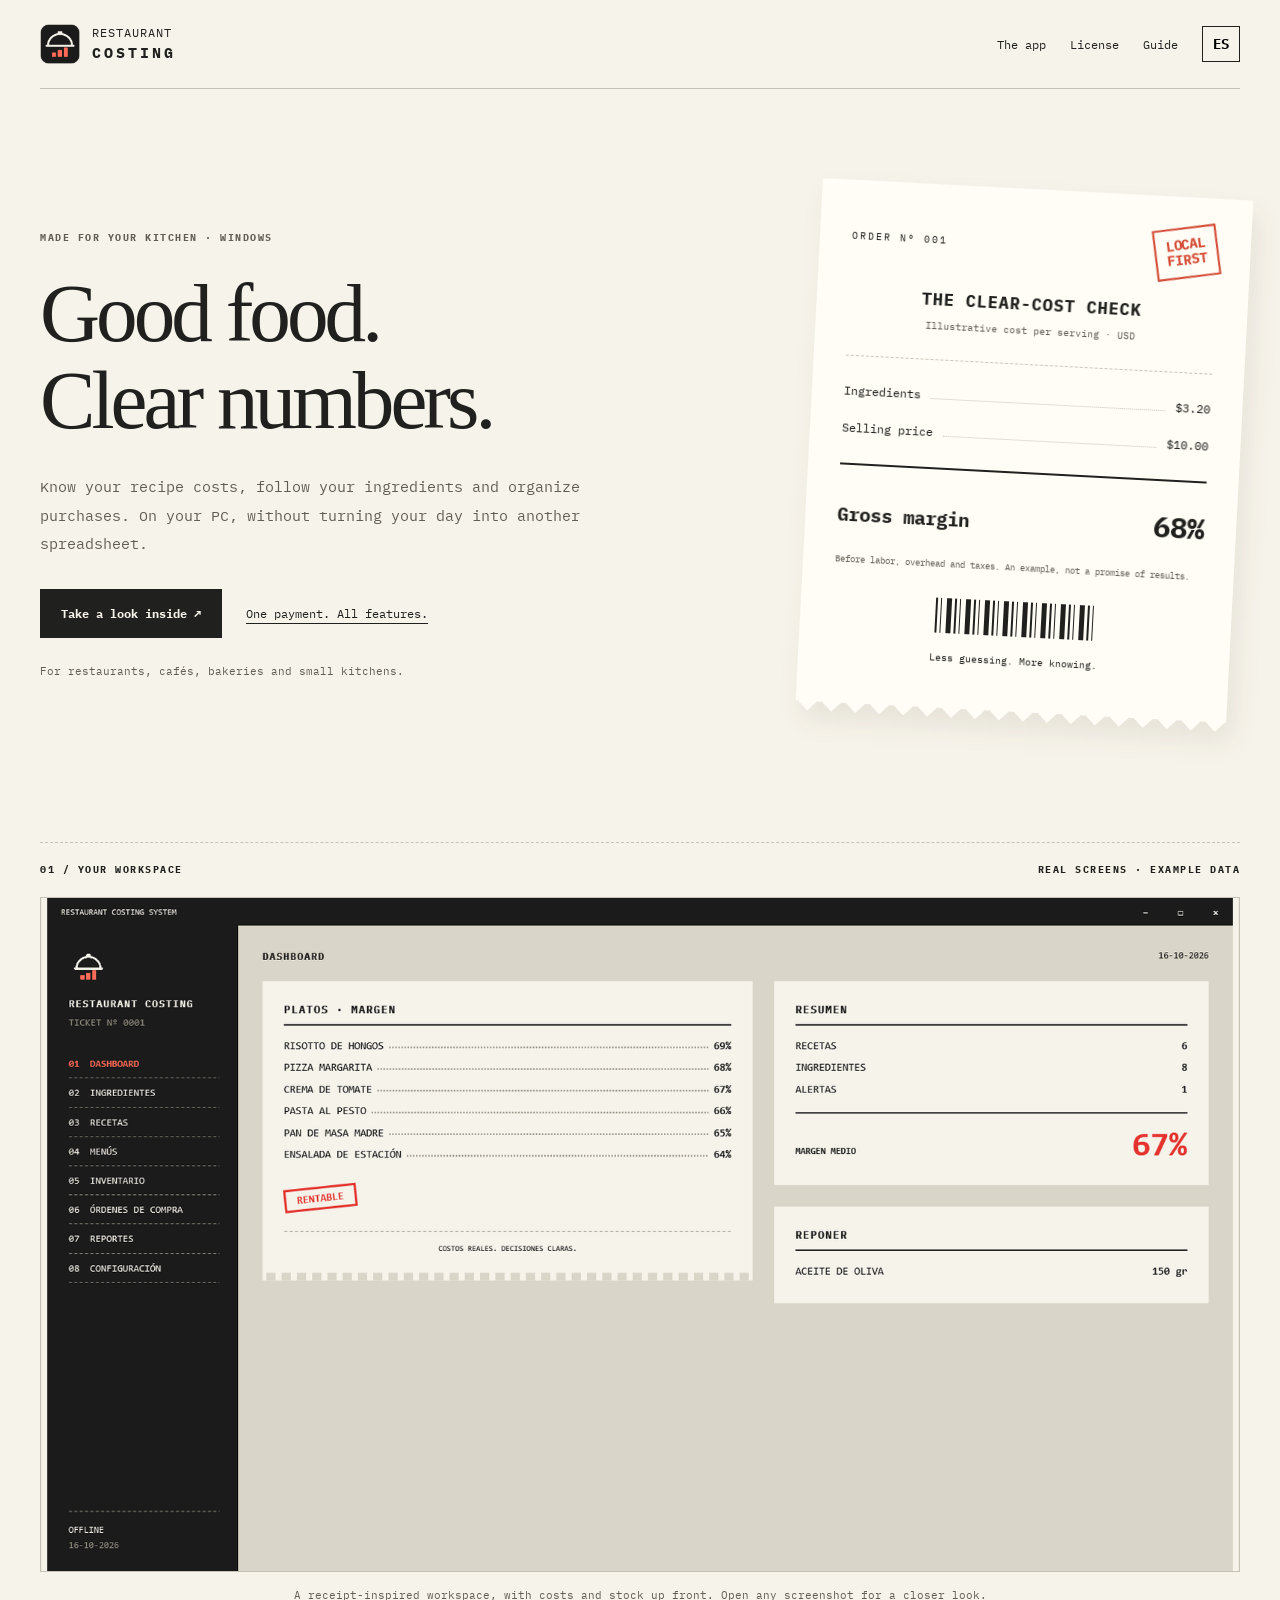
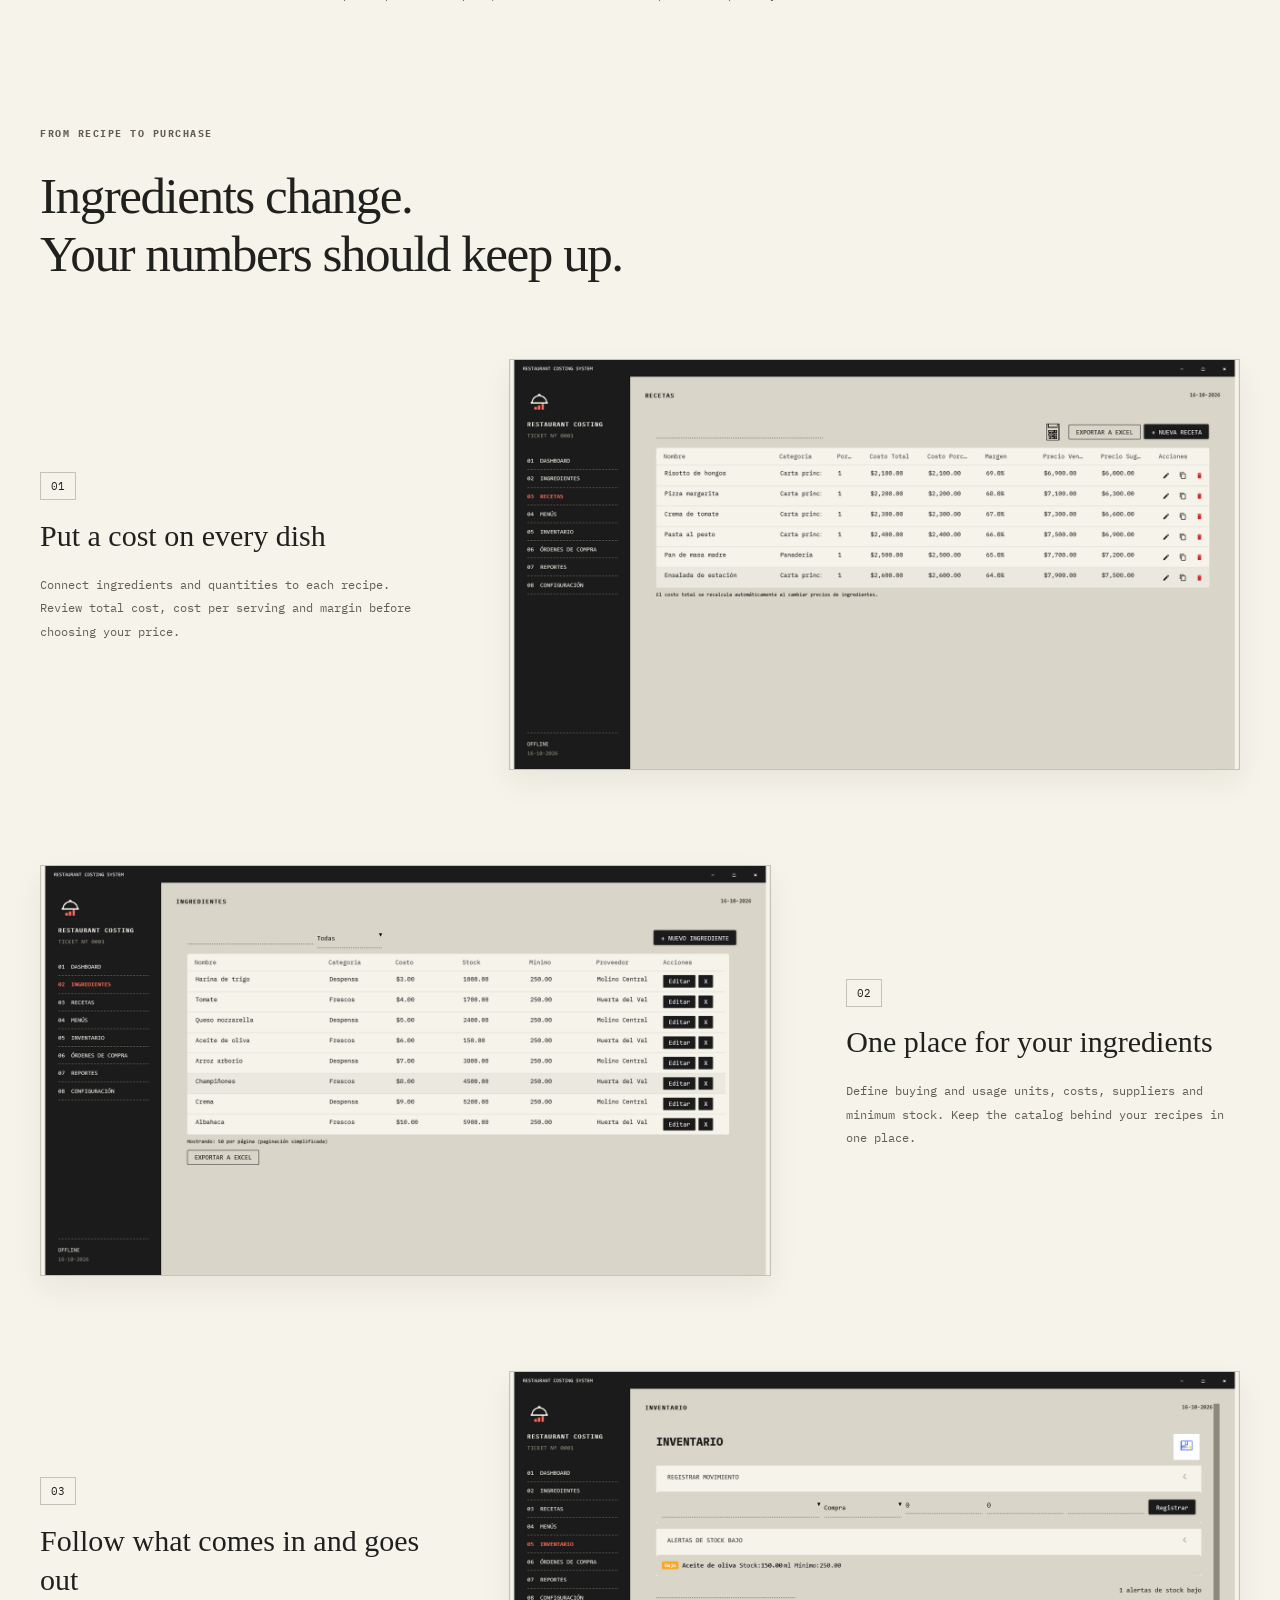
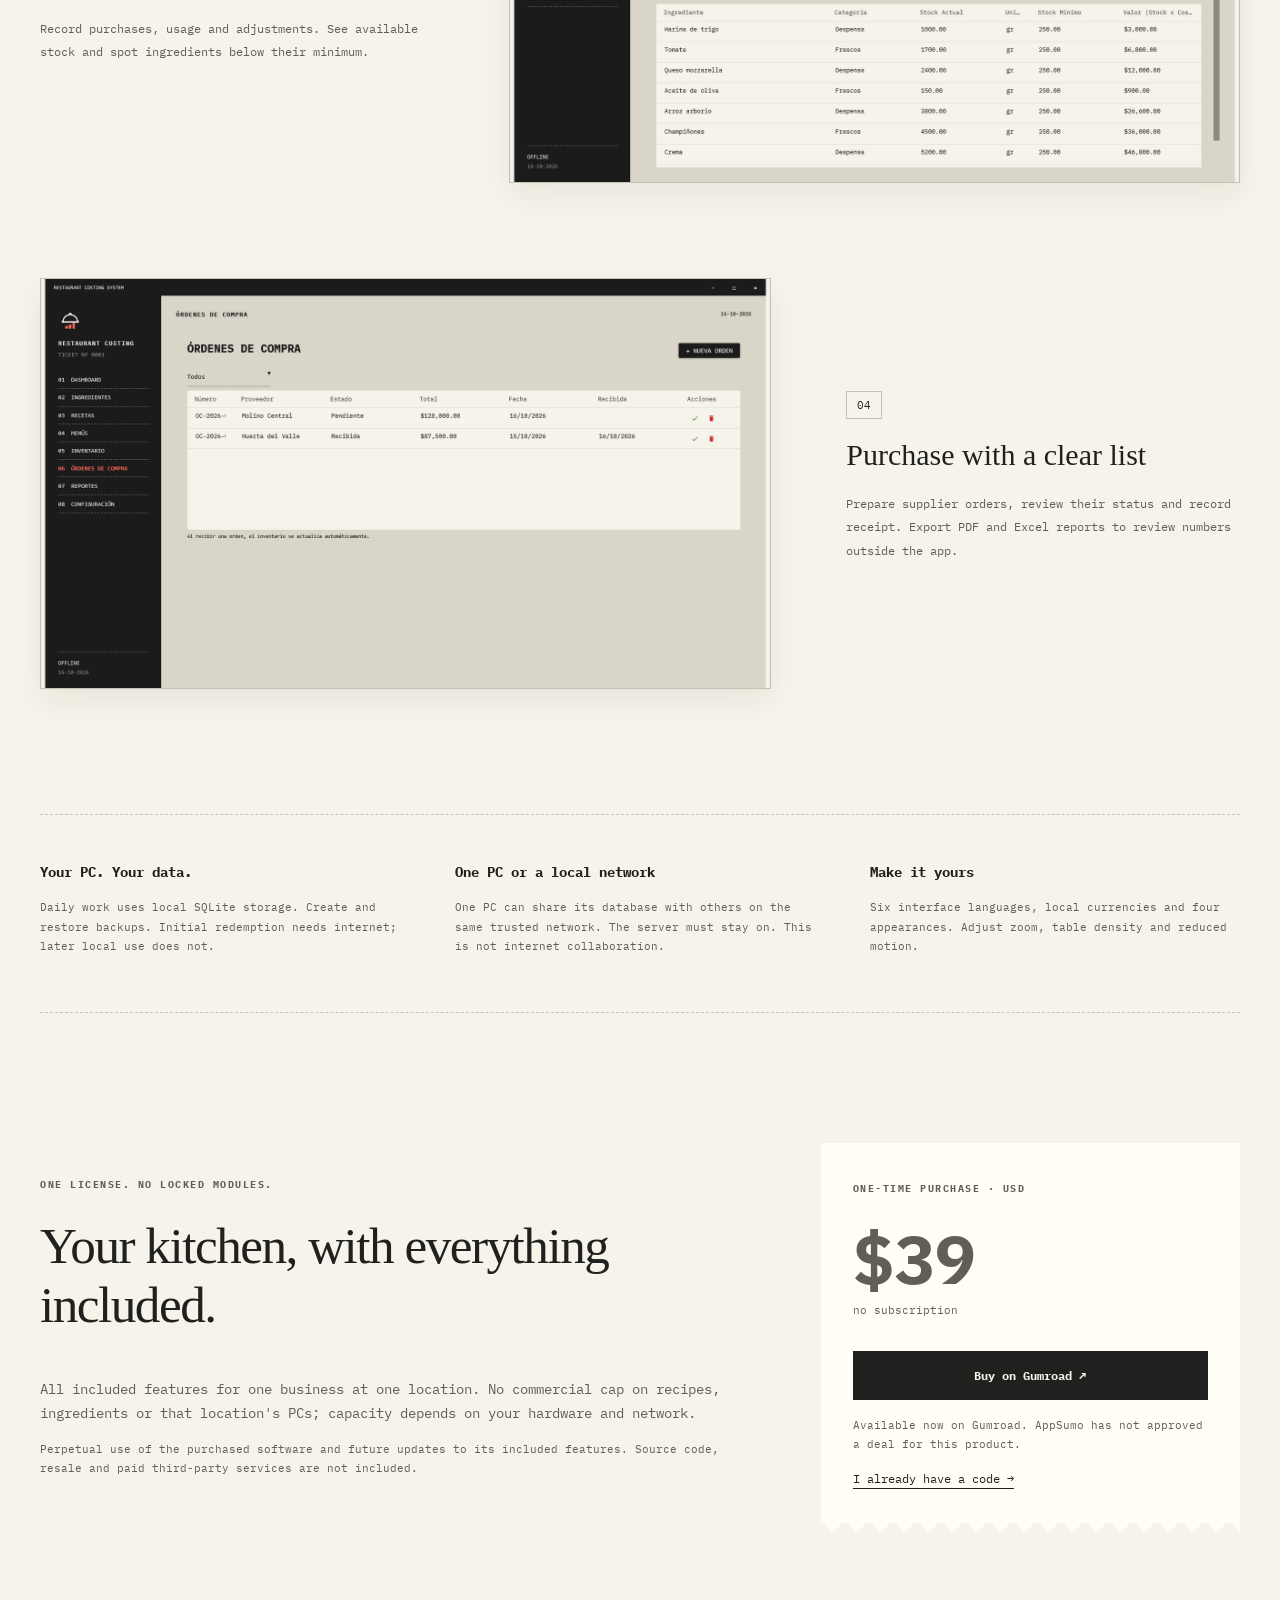
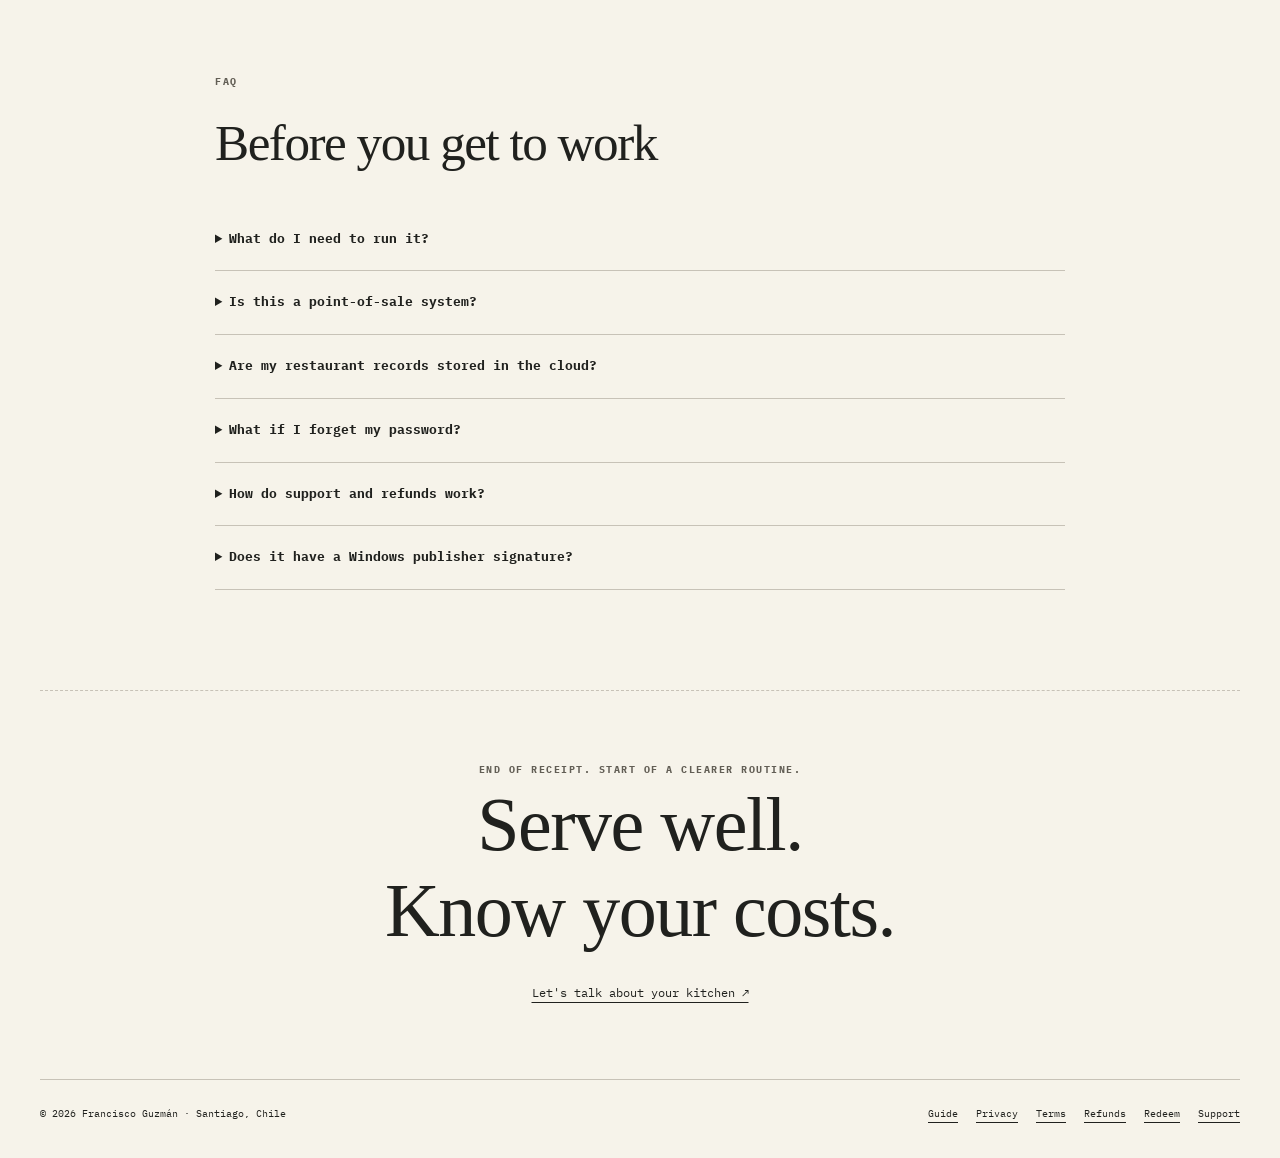
<file: index.html>
<!doctype html>
<html lang="en">
<head>
  <meta charset="utf-8"><meta name="viewport" content="width=device-width, initial-scale=1">
  <title>Restaurant Costing | Put your menu's numbers in order</title>
  <meta name="description" content="Recipe costs, food inventory and purchasing on your Windows PC. A one-time license for your business, with a distinctive receipt-inspired workspace.">
  <meta name="theme-color" content="#f6f3ea">
  <meta property="og:title" content="Restaurant Costing System Professional">
  <meta property="og:description" content="Good food. Clear costs. Your own Windows workspace.">
  <meta property="og:image" content="https://fguzman-stack.github.io/RestaurantCosting-Web/assets/screens/hero.png">
  <link rel="icon" href="assets/icon.png"><link rel="stylesheet" href="style.css">
  <script src="site.js" defer></script>
</head>
<body>
  <a class="skip" href="#main">Skip to content</a>
  <header class="nav wrap"><a class="brand" href="./" aria-label="Restaurant Costing home"><img src="assets/icon.png" width="40" height="40" alt=""><span>RESTAURANT<br><b>COSTING</b></span></a><nav aria-label="Main navigation"><a href="#workspace" data-es="La app">The app</a><a href="#license" data-es="Licencia">License</a><a href="guide/" data-es="Guía">Guide</a><button class="language" type="button" aria-label="Switch language">ES</button></nav></header>
  <main id="main">
    <section class="hero wrap">
      <div class="hero-copy"><p class="eyebrow" data-es="HECHO PARA TU COCINA · WINDOWS">MADE FOR YOUR KITCHEN · WINDOWS</p><h1 data-es="Buena cocina.<br>Números claros.">Good food.<br>Clear numbers.</h1><p class="intro" data-es="Conoce el costo de tus recetas, sigue tus insumos y organiza las compras. En tu PC, sin convertir tu día en otra hoja de cálculo.">Know your recipe costs, follow your ingredients and organize purchases. On your PC, without turning your day into another spreadsheet.</p><div class="actions"><a class="button primary" href="#workspace" data-es="Ver por dentro ↗">Take a look inside ↗</a><a class="text-link" href="#license" data-es="Un pago. Todas las funciones.">One payment. All features.</a></div><p class="small" data-es="Para restaurantes, cafeterías, panaderías y cocinas pequeñas.">For restaurants, cafés, bakeries and small kitchens.</p></div>
      <aside class="receipt" aria-label="Illustrative recipe cost receipt"><div class="receipt-head"><span class="receipt-number">ORDER Nº 001</span><span class="stamp">LOCAL<br>FIRST</span></div><h2 data-es="LA CUENTA CLARA">THE CLEAR-COST CHECK</h2><p class="receipt-sub" data-es="Ejemplo de costo por porción · USD">Illustrative cost per serving · USD</p><div class="rule"></div><div class="receipt-row"><span data-es="Ingredientes">Ingredients</span><i></i><b>$3.20</b></div><div class="receipt-row"><span data-es="Precio de venta">Selling price</span><i></i><b>$10.00</b></div><div class="receipt-row total"><span data-es="Margen bruto">Gross margin</span><b>68%</b></div><p class="receipt-note" data-es="Antes de mano de obra, gastos e impuestos. Un ejemplo, no una promesa de resultados.">Before labor, overhead and taxes. An example, not a promise of results.</p><div class="barcode" aria-hidden="true"></div><p class="receipt-footer" data-es="Menos adivinar. Más saber.">Less guessing. More knowing.</p></aside>
    </section>
    <section class="wrap product-shot" id="workspace"><div class="section-label"><span data-es="01 / TU ESPACIO DE TRABAJO">01 / YOUR WORKSPACE</span><span data-es="CAPTURAS REALES · DATOS DE EJEMPLO">REAL SCREENS · EXAMPLE DATA</span></div><a class="zoom-image" href="assets/screens/hero.png" data-lightbox><img src="assets/screens/hero.png" alt="Restaurant Costing dashboard with example dishes and stock alerts" width="1600" height="900" fetchpriority="high"></a><p class="caption" data-es="Una interfaz de tiquet, con tus costos y existencias al frente. Amplía cualquier captura para verla con detalle.">A receipt-inspired workspace, with costs and stock up front. Open any screenshot for a closer look.</p></section>
    <section class="wrap features"><div class="section-heading"><p class="eyebrow" data-es="DE LA RECETA A LA COMPRA">FROM RECIPE TO PURCHASE</p><h2 data-es="Los ingredientes cambian.<br>Tus números deben seguirlos.">Ingredients change.<br>Your numbers should keep up.</h2></div>
      <article class="feature"><div><span class="index">01</span><h3 data-es="Ponle costo a cada plato">Put a cost on every dish</h3><p data-es="Relaciona ingredientes y cantidades con cada receta. Revisa costo total, costo por porción y margen antes de decidir tu precio.">Connect ingredients and quantities to each recipe. Review total cost, cost per serving and margin before choosing your price.</p></div><a href="assets/screens/recipes.png" data-lightbox><img src="assets/screens/recipes.png" alt="Recipe list with per-serving costs and margins" width="1600" height="900" loading="lazy"></a></article>
      <article class="feature reverse"><div><span class="index">02</span><h3 data-es="Un lugar para tus insumos">One place for your ingredients</h3><p data-es="Define unidades de compra y de uso, costos, proveedores y existencias mínimas. Mantén el catálogo que alimenta tus recetas.">Define buying and usage units, costs, suppliers and minimum stock. Keep the catalog behind your recipes in one place.</p></div><a href="assets/screens/ingredients.png" data-lightbox><img src="assets/screens/ingredients.png" alt="Ingredient catalog with costs, stock and suppliers" width="1600" height="900" loading="lazy"></a></article>
      <article class="feature"><div><span class="index">03</span><h3 data-es="Sigue lo que entra y sale">Follow what comes in and goes out</h3><p data-es="Registra compras, usos y ajustes. Consulta el stock disponible y detecta qué insumos están bajo el mínimo.">Record purchases, usage and adjustments. See available stock and spot ingredients below their minimum.</p></div><a href="assets/screens/inventory.png" data-lightbox><img src="assets/screens/inventory.png" alt="Food stock and inventory movements" width="1600" height="900" loading="lazy"></a></article>
      <article class="feature reverse"><div><span class="index">04</span><h3 data-es="Compra con una lista clara">Purchase with a clear list</h3><p data-es="Prepara órdenes por proveedor, revisa sus estados y registra la recepción. Exporta reportes PDF y Excel para revisar los números fuera de la app.">Prepare supplier orders, review their status and record receipt. Export PDF and Excel reports to review numbers outside the app.</p></div><a href="assets/screens/orders.png" data-lightbox><img src="assets/screens/orders.png" alt="Supplier purchase orders with status and totals" width="1600" height="900" loading="lazy"></a></article>
    </section>
    <section class="notes wrap"><div><h3 data-es="Tu PC. Tus datos.">Your PC. Your data.</h3><p data-es="El trabajo diario usa SQLite local. Crea y restaura respaldos. El canje inicial necesita internet; el uso local posterior no.">Daily work uses local SQLite storage. Create and restore backups. Initial redemption needs internet; later local use does not.</p></div><div><h3 data-es="Una PC o una red local">One PC or a local network</h3><p data-es="Una PC puede compartir la base con otras de la misma red de confianza. El servidor debe estar encendido. No es colaboración por internet.">One PC can share its database with others on the same trusted network. The server must stay on. This is not internet collaboration.</p></div><div><h3 data-es="A tu manera">Make it yours</h3><p data-es="Seis idiomas, monedas locales y cuatro apariencias. Ajusta el zoom, la densidad de las tablas y la reducción de movimiento.">Six interface languages, local currencies and four appearances. Adjust zoom, table density and reduced motion.</p></div></section>
    <section class="wrap offer" id="license"><div><p class="eyebrow" data-es="UNA LICENCIA. SIN MÓDULOS BLOQUEADOS.">ONE LICENSE. NO LOCKED MODULES.</p><h2 data-es="Tu cocina, con todo incluido.">Your kitchen, with everything included.</h2><p data-es="Todas las funciones incluidas para un negocio y una sede. Sin límites comerciales de recetas, ingredientes o PCs de esa sede; la capacidad depende de tu equipo y tu red.">All included features for one business at one location. No commercial cap on recipes, ingredients or that location's PCs; capacity depends on your hardware and network.</p><p class="small" data-es="Uso perpetuo de la versión comprada y futuras actualizaciones de sus funciones. No incluye código fuente, reventa ni servicios externos de pago.">Perpetual use of the purchased software and future updates to its included features. Source code, resale and paid third-party services are not included.</p></div><div class="price-ticket"><span class="eyebrow" data-es="PAGO ÚNICO · USD">ONE-TIME PURCHASE · USD</span><p class="price">$39<span data-es="sin suscripción">no subscription</span></p><a class="button primary gumroad-buy" href="https://francisssco.gumroad.com/l/restaurant-costing-windows" data-es="Comprar en Gumroad ↗">Buy on Gumroad ↗</a><p class="small sales-status" data-es="Disponible ahora en Gumroad. AppSumo todavía no ha aprobado una oferta para este producto.">Available now on Gumroad. AppSumo has not approved a deal for this product.</p><a class="text-link" href="redeem/" data-es="Ya tengo un código →">I already have a code →</a></div></section>
    <section class="wrap faq"><p class="eyebrow">FAQ</p><h2 data-es="Antes de sentarte a trabajar">Before you get to work</h2><details><summary data-es="¿Qué necesito para usarlo?">What do I need to run it?</summary><p data-es="Windows 10/11 de 64 bits. El paquete incluirá el runtime .NET; no necesitas instalar herramientas de programación. Internet para descargar y canjear la compra.">64-bit Windows 10/11. The package will include the .NET runtime; no development tools are needed. Internet is required for download and purchase redemption.</p></details><details><summary data-es="¿Es un punto de venta?">Is this a point-of-sale system?</summary><p data-es="No. Es un sistema de costos, recetas, inventario y compras. No procesa tarjetas ni emite facturas fiscales certificadas.">No. It covers costing, recipes, inventory and purchasing. It does not process cards or issue certified tax invoices.</p></details><details><summary data-es="¿Mis datos se guardan en la nube?">Are my restaurant records stored in the cloud?</summary><p data-es="No. Se guardan localmente. El servicio de licencias recibe el correo de compra y valida el código o la clave; no recibe tus recetas ni inventario. La base local no está cifrada.">No. They are stored locally. The licensing service receives your purchase email and validates your code or key; it does not receive recipes or inventory. The local database is not encrypted.</p></details><details><summary data-es="¿Qué pasa si olvido la contraseña?">What if I forget my password?</summary><p data-es="Guarda previamente la clave de recuperación desde Seguridad. Permite cambiar la contraseña sin borrar tus datos. Sin contraseña ni clave, contacta soporte; no hay una contraseña maestra.">Save your recovery key beforehand from Security settings. It lets you reset your password without deleting records. Without either credential, contact support; there is no master password.</p></details><details><summary data-es="¿Cómo funcionan soporte y reembolsos?">How do support and refunds work?</summary><p data-es="Escribe a familiazv2016@gmail.com con tu correo de compra y versión de Windows, sin enviar contraseñas. Se aplican los términos de reembolso mostrados por la tienda donde compras.">Email familiazv2016@gmail.com with your purchase email and Windows version, without sending passwords. The refund terms shown by the store where you buy apply.</p></details><details><summary data-es="¿Tiene firma de editor de Windows?">Does it have a Windows publisher signature?</summary><p data-es="No se anuncia como firmado con Authenticode. Windows puede mostrar una advertencia de editor desconocido. La suma SHA-256 comprueba integridad, no identidad del editor.">It is not advertised as Authenticode-signed. Windows may show an unknown-publisher warning. SHA-256 checks integrity, not publisher identity.</p></details></section>
    <section class="wrap closing"><span class="eyebrow" data-es="FIN DEL TIQUET. INICIO DE UNA MEJOR RUTINA.">END OF RECEIPT. START OF A CLEARER ROUTINE.</span><h2 data-es="Sirve bien.<br>Conoce tus costos.">Serve well.<br>Know your costs.</h2><a href="mailto:familiazv2016@gmail.com" class="text-link" data-es="Hablemos de tu cocina ↗">Let's talk about your kitchen ↗</a></section>
  </main>
   <footer class="wrap footer"><span>© 2026 Francisco Guzmán · Santiago, Chile</span><nav aria-label="Footer"><a href="guide/" data-es="Guía">Guide</a><a href="privacy/" data-es="Privacidad">Privacy</a><a href="terms/" data-es="Términos">Terms</a><a href="refunds/" data-es="Reembolsos">Refunds</a><a href="redeem/" data-es="Canjear">Redeem</a><a href="mailto:familiazv2016@gmail.com" data-es="Soporte">Support</a></nav></footer>
  <dialog id="image-viewer" aria-label="Screenshot viewer"><button type="button" class="close-viewer" aria-label="Close screenshot">×</button><img alt=""></dialog>
</body></html>
</file>
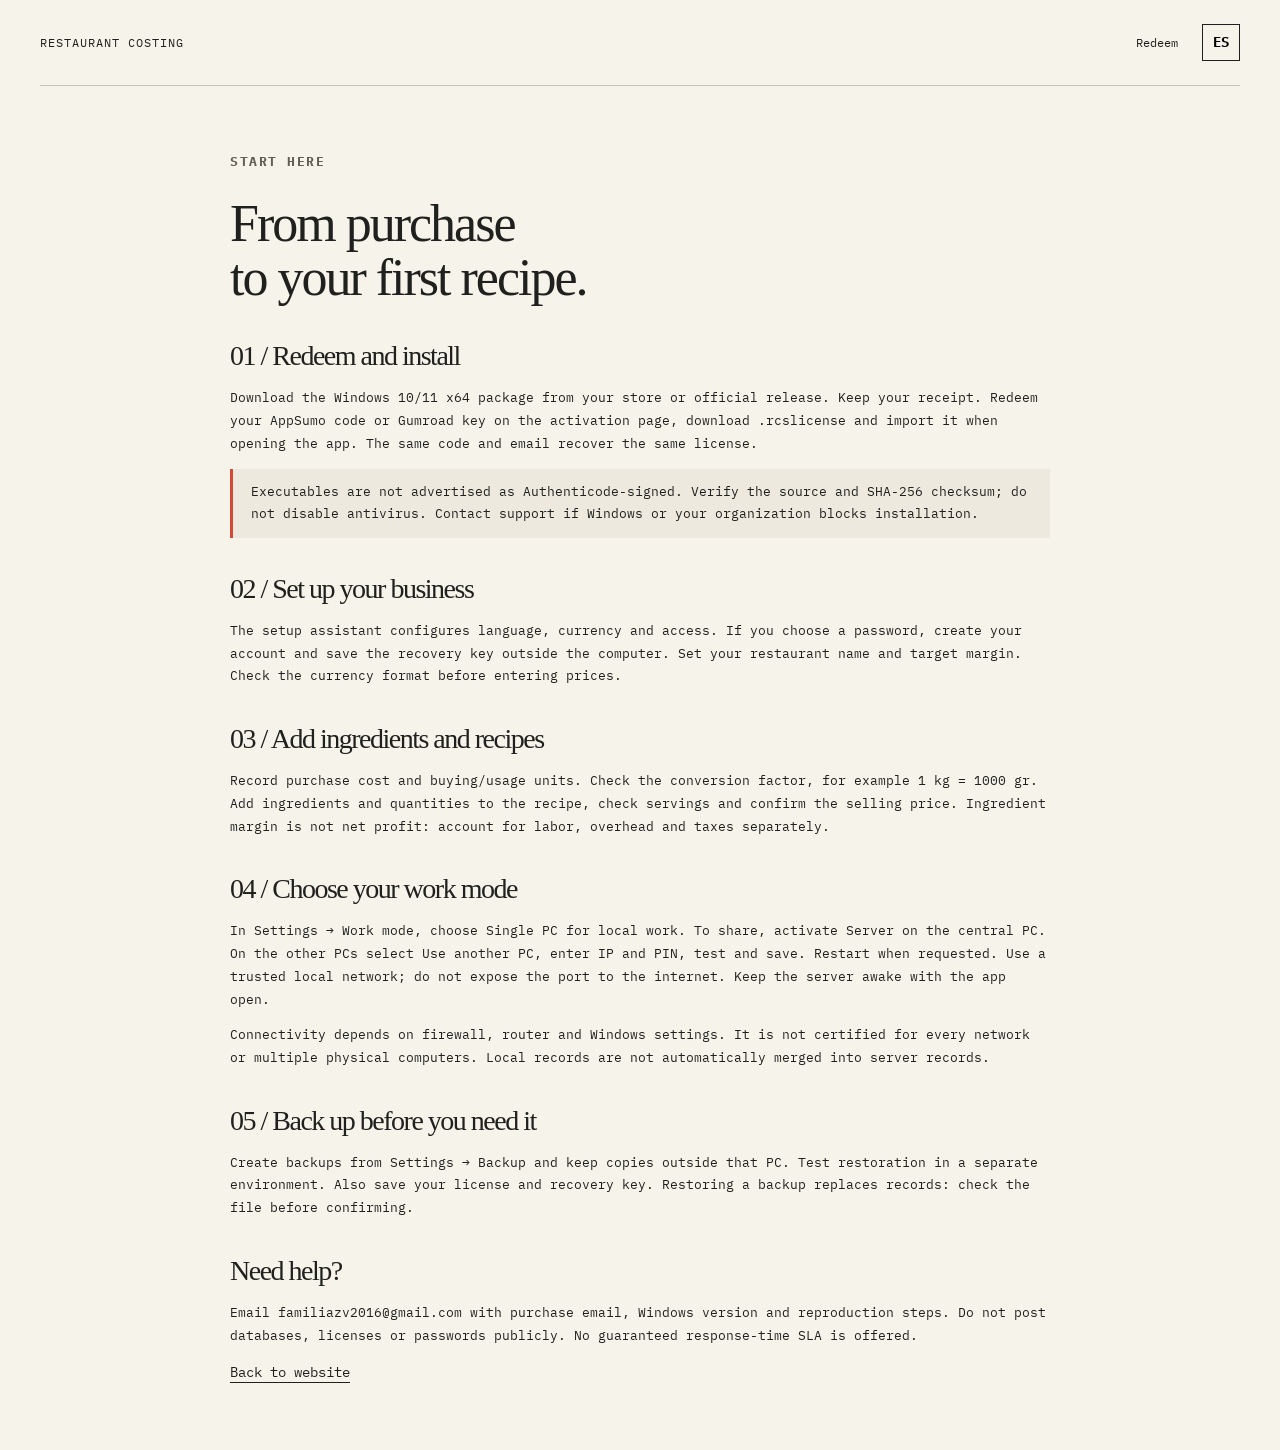
<file: guide/index.html>
<!doctype html><html lang="en"><head><meta charset="utf-8"><meta name="viewport" content="width=device-width,initial-scale=1"><title>Getting started | Restaurant Costing</title><link rel="stylesheet" href="../style.css"><script src="../site.js" defer></script></head><body><header class="nav wrap"><a class="brand" href="../">RESTAURANT COSTING</a><nav><a href="../redeem/" data-es="Canjear">Redeem</a><button class="language" type="button" aria-label="Switch language">ES</button></nav></header><main class="document wrap"><p class="eyebrow" data-es="EMPIEZA AQUÍ">START HERE</p><h1 data-es="De la compra<br>a tu primera receta.">From purchase<br>to your first recipe.</h1><h2 data-es="01 / Canjea e instala">01 / Redeem and install</h2><p data-es="Descarga el paquete Windows 10/11 x64 de la tienda o la publicación oficial. Conserva tu comprobante. Canjea el código AppSumo o clave Gumroad en la página de activación, descarga .rcslicense e impórtalo al abrir la app. El mismo código y correo recuperan la misma licencia.">Download the Windows 10/11 x64 package from your store or official release. Keep your receipt. Redeem your AppSumo code or Gumroad key on the activation page, download .rcslicense and import it when opening the app. The same code and email recover the same license.</p><p class="warning" data-es="Los ejecutables no se anuncian como firmados con Authenticode. Verifica el origen y la suma SHA-256; no desactives tu antivirus. Consulta a soporte si Windows o tu organización bloquean la instalación.">Executables are not advertised as Authenticode-signed. Verify the source and SHA-256 checksum; do not disable antivirus. Contact support if Windows or your organization blocks installation.</p><h2 data-es="02 / Configura tu negocio">02 / Set up your business</h2><p data-es="El asistente inicial configura idioma, moneda y acceso. Si eliges contraseña, crea tu cuenta y guarda la clave de recuperación fuera del equipo. Define nombre del restaurante y margen objetivo. Revisa el formato monetario antes de introducir precios.">The setup assistant configures language, currency and access. If you choose a password, create your account and save the recovery key outside the computer. Set your restaurant name and target margin. Check the currency format before entering prices.</p><h2 data-es="03 / Carga ingredientes y recetas">03 / Add ingredients and recipes</h2><p data-es="Registra el costo de compra y las unidades de compra y uso. Comprueba el factor de conversión, por ejemplo 1 kg = 1000 gr. Añade ingredientes y cantidades a la receta, revisa porciones y confirma el precio de venta. El margen de ingredientes no es beneficio neto: debes considerar mano de obra, gastos e impuestos por separado.">Record purchase cost and buying/usage units. Check the conversion factor, for example 1 kg = 1000 gr. Add ingredients and quantities to the recipe, check servings and confirm the selling price. Ingredient margin is not net profit: account for labor, overhead and taxes separately.</p><h2 data-es="04 / Elige tu modo de trabajo">04 / Choose your work mode</h2><p data-es="En Configuración → Modo de trabajo, elige PC única para trabajar solo en ese equipo. Para compartir, activa Servidor en la PC central. En las otras PCs, selecciona Usar otra PC, introduce IP y PIN, prueba conexión y guarda. Reinicia cuando se indique. Usa una red local de confianza; no abras el puerto a internet. El servidor debe mantenerse encendido, sin suspensión, con la app abierta.">In Settings → Work mode, choose Single PC for local work. To share, activate Server on the central PC. On the other PCs select Use another PC, enter IP and PIN, test and save. Restart when requested. Use a trusted local network; do not expose the port to the internet. Keep the server awake with the app open.</p><p data-es="La conexión depende de firewall, router y configuración de Windows. No se ha certificado en todas las redes ni en múltiples equipos físicos. Los datos locales no se fusionan automáticamente con los del servidor.">Connectivity depends on firewall, router and Windows settings. It is not certified for every network or multiple physical computers. Local records are not automatically merged into server records.</p><h2 data-es="05 / Respalda antes de necesitarlo">05 / Back up before you need it</h2><p data-es="Crea respaldos desde Configuración → Backup y guarda copias fuera de esa PC. Prueba restaurar una copia en un entorno separado. Guarda también licencia y clave de recuperación. Restaurar un respaldo reemplaza datos: revisa el archivo antes de confirmar.">Create backups from Settings → Backup and keep copies outside that PC. Test restoration in a separate environment. Also save your license and recovery key. Restoring a backup replaces records: check the file before confirming.</p><h2 data-es="¿Necesitas ayuda?">Need help?</h2><p data-es="Escribe a familiazv2016@gmail.com con correo de compra, versión de Windows y pasos del problema. No publiques bases de datos, licencias ni contraseñas. No se ofrece un SLA de respuesta garantizado.">Email familiazv2016@gmail.com with purchase email, Windows version and reproduction steps. Do not post databases, licenses or passwords publicly. No guaranteed response-time SLA is offered.</p><a href="../" data-es="Volver a la web">Back to website</a></main></body></html>
</file>
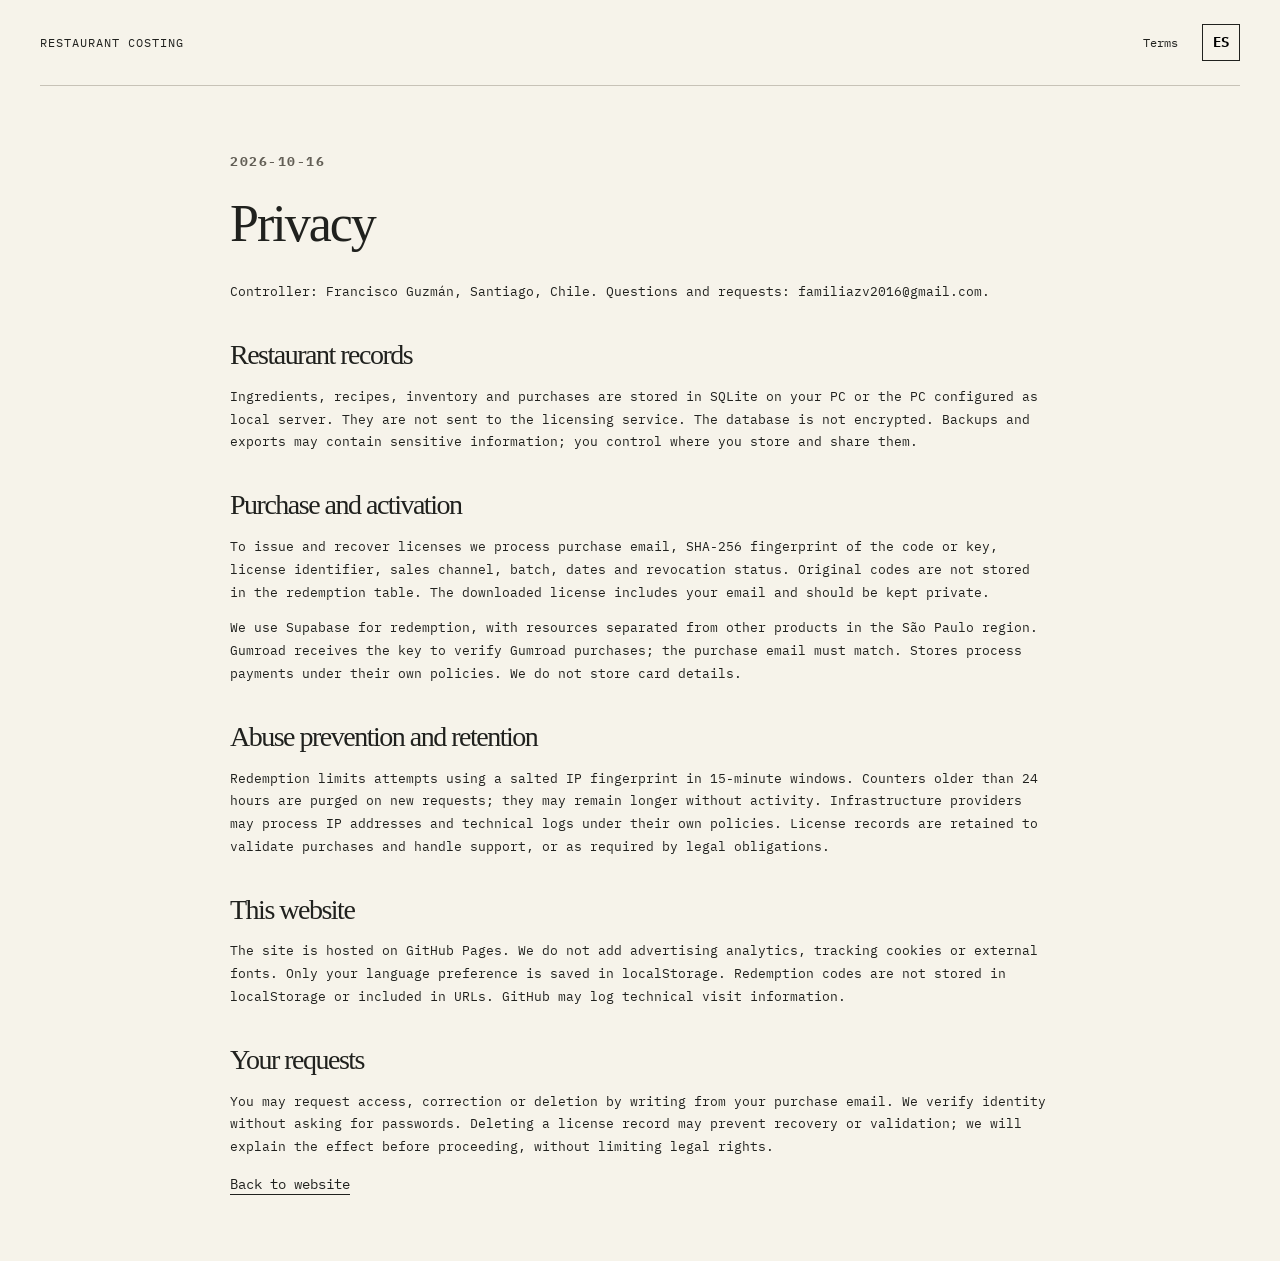
<file: privacy/index.html>
<!doctype html><html lang="en"><head><meta charset="utf-8"><meta name="viewport" content="width=device-width,initial-scale=1"><title>Privacy | Restaurant Costing</title><link rel="stylesheet" href="../style.css"><script src="../site.js" defer></script></head><body><header class="nav wrap"><a class="brand" href="../">RESTAURANT COSTING</a><nav><a href="../terms/">Terms</a><button class="language" type="button" aria-label="Switch language">ES</button></nav></header><main class="document wrap"><p class="eyebrow">2026-10-16</p><h1 data-es="Privacidad">Privacy</h1><p data-es="Responsable: Francisco Guzmán, Santiago, Chile. Consultas y solicitudes: familiazv2016@gmail.com.">Controller: Francisco Guzmán, Santiago, Chile. Questions and requests: familiazv2016@gmail.com.</p><h2 data-es="Datos del restaurante">Restaurant records</h2><p data-es="Ingredientes, recetas, inventario y compras se guardan en SQLite en tu PC o en la PC configurada como servidor local. No se envían al servicio de licencias. La base no está cifrada. Los respaldos y archivos exportados pueden contener información sensible; tú controlas dónde los guardas y compartes.">Ingredients, recipes, inventory and purchases are stored in SQLite on your PC or the PC configured as local server. They are not sent to the licensing service. The database is not encrypted. Backups and exports may contain sensitive information; you control where you store and share them.</p><h2 data-es="Compra y activación">Purchase and activation</h2><p data-es="Para emitir y recuperar licencias procesamos correo de compra, huella SHA-256 del código o clave, identificador de licencia, canal de venta, lote y fechas, junto con estado de revocación. Los códigos originales no se guardan en la tabla de canje. La licencia descargada incluye tu correo, que debes mantener privado.">To issue and recover licenses we process purchase email, SHA-256 fingerprint of the code or key, license identifier, sales channel, batch, dates and revocation status. Original codes are not stored in the redemption table. The downloaded license includes your email and should be kept private.</p><p data-es="Usamos Supabase para el canje, con recursos separados de otros productos y región São Paulo. Gumroad recibe la clave para verificar compras Gumroad; el correo de compra debe coincidir. Las tiendas procesan pagos conforme a sus propias políticas. No guardamos datos de tarjetas.">We use Supabase for redemption, with resources separated from other products in the São Paulo region. Gumroad receives the key to verify Gumroad purchases; the purchase email must match. Stores process payments under their own policies. We do not store card details.</p><h2 data-es="Prevención de abuso y retención">Abuse prevention and retention</h2><p data-es="El canje limita intentos mediante una huella salada de IP por ventanas de 15 minutos. Los contadores se purgan al recibir nuevas solicitudes cuando superan 24 horas; pueden permanecer más tiempo si no hay actividad. La infraestructura puede procesar IP y registros técnicos bajo sus propias políticas. Los registros de licencia se conservan para validar la compra y resolver soporte, o durante lo exigido por obligaciones legales.">Redemption limits attempts using a salted IP fingerprint in 15-minute windows. Counters older than 24 hours are purged on new requests; they may remain longer without activity. Infrastructure providers may process IP addresses and technical logs under their own policies. License records are retained to validate purchases and handle support, or as required by legal obligations.</p><h2 data-es="Esta web">This website</h2><p data-es="La web se aloja en GitHub Pages. No añadimos analítica publicitaria, cookies de seguimiento ni fuentes externas. Solo se guarda tu preferencia de idioma en localStorage. Los códigos de canje no se guardan en localStorage ni se incluyen en URLs. GitHub puede registrar información técnica de las visitas.">The site is hosted on GitHub Pages. We do not add advertising analytics, tracking cookies or external fonts. Only your language preference is saved in localStorage. Redemption codes are not stored in localStorage or included in URLs. GitHub may log technical visit information.</p><h2 data-es="Tus solicitudes">Your requests</h2><p data-es="Puedes solicitar acceso, corrección o eliminación de tus datos escribiendo desde el correo de compra. Verificaremos la identidad sin pedir contraseñas. Eliminar el registro de una licencia puede impedir su recuperación o validación; explicaremos el efecto antes de proceder, sin limitar derechos legales.">You may request access, correction or deletion by writing from your purchase email. We verify identity without asking for passwords. Deleting a license record may prevent recovery or validation; we will explain the effect before proceeding, without limiting legal rights.</p><a href="../" data-es="Volver a la web">Back to website</a></main></body></html>
</file>
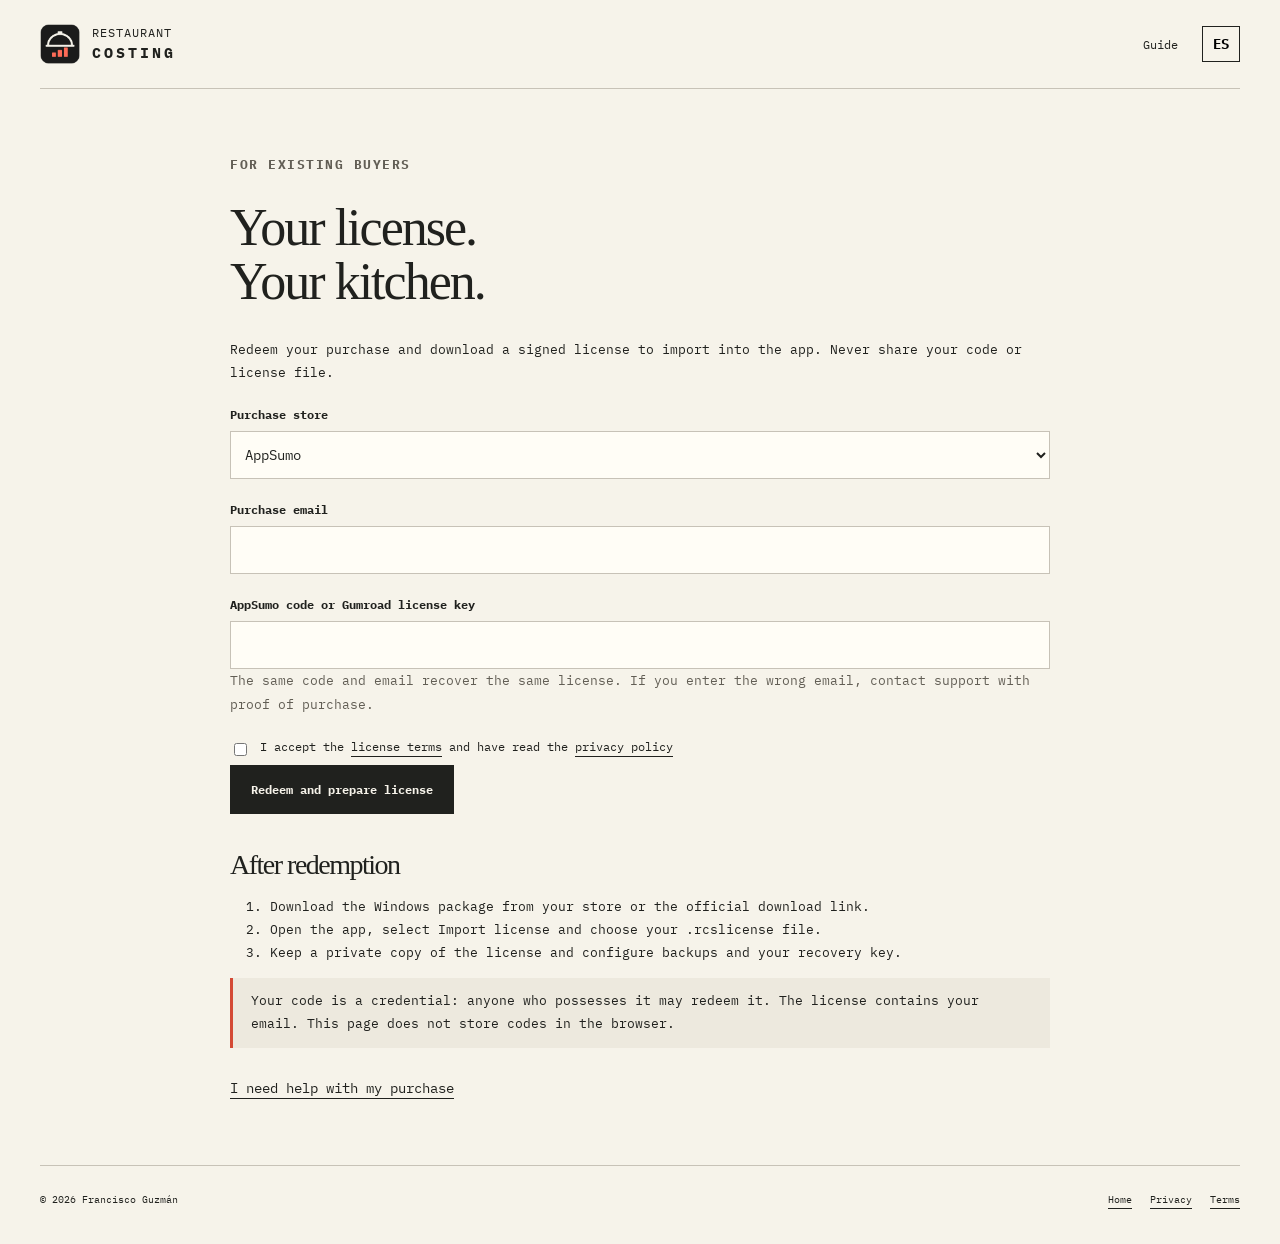
<file: redeem/index.html>
<!doctype html><html lang="en"><head><meta charset="utf-8"><meta name="viewport" content="width=device-width,initial-scale=1"><meta name="robots" content="noindex,nofollow"><meta name="referrer" content="no-referrer"><title>Redeem your license | Restaurant Costing</title><link rel="icon" href="../assets/icon.png"><link rel="stylesheet" href="../style.css"><script src="../site.js" defer></script><script src="redeem.js" defer></script></head><body><header class="nav wrap"><a class="brand" href="../"><img src="../assets/icon.png" width="40" height="40" alt=""><span>RESTAURANT<br><b>COSTING</b></span></a><nav><a href="../guide/" data-es="Guía">Guide</a><button type="button" class="language" aria-label="Switch language">ES</button></nav></header><main class="document wrap"><p class="eyebrow" data-es="SOLO PARA COMPRADORES">FOR EXISTING BUYERS</p><h1 data-es="Tu licencia.<br>Tu cocina.">Your license.<br>Your kitchen.</h1><p data-es="Canjea tu compra y descarga una licencia firmada para importar en la app. Nunca compartas tu código ni el archivo de licencia.">Redeem your purchase and download a signed license to import into the app. Never share your code or license file.</p><form id="redeem-form"><label for="channel" data-es="Tienda de compra">Purchase store</label><select id="channel" name="channel"><option value="appsumo">AppSumo</option><option value="gumroad">Gumroad</option></select><label for="email" data-es="Correo de compra">Purchase email</label><input id="email" name="email" type="email" autocomplete="email" maxlength="254" required><label for="code" data-es="Código AppSumo o clave de licencia Gumroad">AppSumo code or Gumroad license key</label><input id="code" name="code" type="password" autocomplete="off" spellcheck="false" autocapitalize="off" maxlength="200" required><p class="small" data-es="El mismo código y correo recuperan la misma licencia. Si te equivocas de correo, escribe a soporte con tu comprobante de compra.">The same code and email recover the same license. If you enter the wrong email, contact support with proof of purchase.</p><label class="consent"><input id="consent" type="checkbox" required><span><span data-es="Acepto los">I accept the</span> <a href="../terms/" target="_blank" rel="noopener" data-es="términos de licencia">license terms</a> <span data-es="y he leído la">and have read the</span> <a href="../privacy/" target="_blank" rel="noopener" data-es="política de privacidad">privacy policy</a></span></label><button id="submit" class="button primary" type="submit" data-es="Canjear y preparar licencia">Redeem and prepare license</button></form><p id="status" class="status" role="status" aria-live="polite"></p><a id="license-download" class="button primary download-license hidden" data-es="Descargar .rcslicense">Download .rcslicense</a><section><h2 data-es="Después del canje">After redemption</h2><ol><li data-es="Descarga el paquete Windows desde la tienda o el enlace oficial de descargas.">Download the Windows package from your store or the official download link.</li><li data-es="Abre la app y selecciona Importar licencia. Elige el archivo .rcslicense.">Open the app, select Import license and choose your .rcslicense file.</li><li data-es="Guarda una copia privada de la licencia y configura tus respaldos y clave de recuperación.">Keep a private copy of the license and configure backups and your recovery key.</li></ol><p class="warning" data-es="Tu código es una credencial: quien lo posea podría canjearlo. La licencia contiene tu correo. Esta página no guarda códigos en el navegador.">Your code is a credential: anyone who possesses it may redeem it. The license contains your email. This page does not store codes in the browser.</p></section><a href="mailto:familiazv2016@gmail.com" data-es="Necesito ayuda con mi compra">I need help with my purchase</a></main><footer class="footer wrap"><span>© 2026 Francisco Guzmán</span><nav><a href="../">Home</a><a href="../privacy/">Privacy</a><a href="../terms/">Terms</a></nav></footer></body></html>
</file>
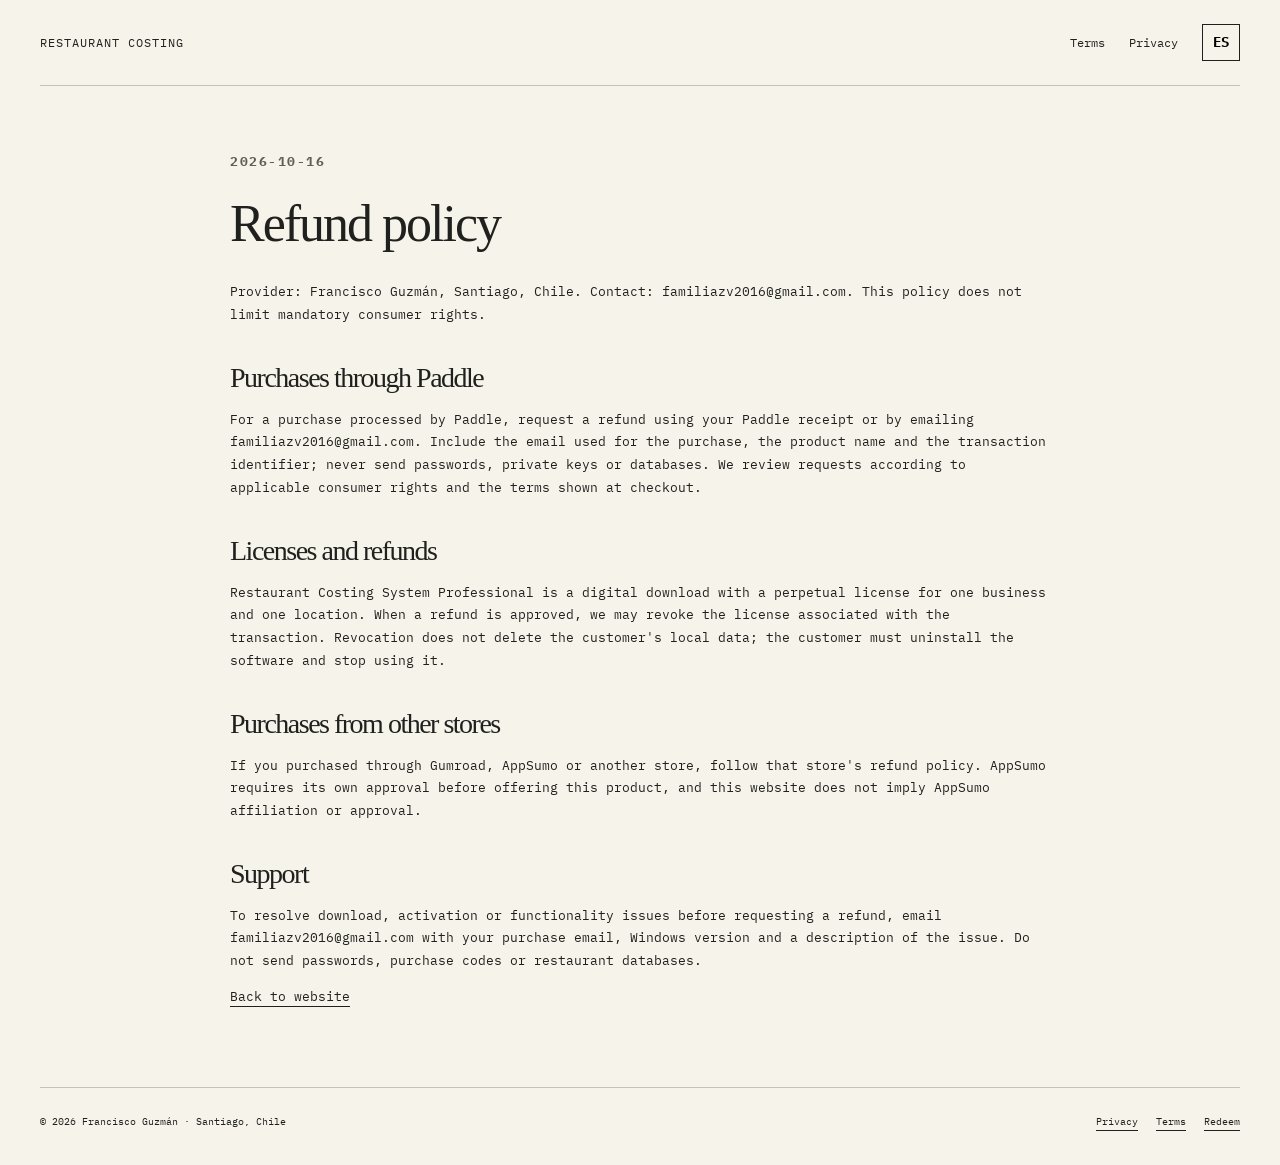
<file: refunds/index.html>
<!doctype html><html lang="en"><head><meta charset="utf-8"><meta name="viewport" content="width=device-width,initial-scale=1"><title>Refund policy | Restaurant Costing</title><link rel="stylesheet" href="../style.css"><script src="../site.js" defer></script></head><body><header class="nav wrap"><a class="brand" href="../">RESTAURANT COSTING</a><nav><a href="../terms/">Terms</a><a href="../privacy/">Privacy</a><button class="language" type="button" aria-label="Switch language">ES</button></nav></header><main class="document wrap"><p class="eyebrow">2026-10-16</p><h1 data-es="Política de reembolsos">Refund policy</h1><p data-es="Proveedor: Francisco Guzmán, Santiago, Chile. Contacto: familiazv2016@gmail.com. Esta política no limita los derechos obligatorios del consumidor.">Provider: Francisco Guzmán, Santiago, Chile. Contact: familiazv2016@gmail.com. This policy does not limit mandatory consumer rights.</p><h2 data-es="Compra por Paddle">Purchases through Paddle</h2><p data-es="Para una compra procesada por Paddle, solicita el reembolso desde el recibo de Paddle o escribiendo a familiazv2016@gmail.com. Incluye el correo usado en la compra, el nombre del producto y el identificador de la transacción; nunca envíes contraseñas, claves privadas ni bases de datos. Revisaremos la solicitud conforme a los derechos legales aplicables y a las condiciones mostradas durante el checkout.">For a purchase processed by Paddle, request a refund using your Paddle receipt or by emailing familiazv2016@gmail.com. Include the email used for the purchase, the product name and the transaction identifier; never send passwords, private keys or databases. We review requests according to applicable consumer rights and the terms shown at checkout.</p><h2 data-es="Licencias y reembolsos">Licenses and refunds</h2><p data-es="Restaurant Costing System Professional es una descarga digital con una licencia perpetua para un negocio y una sede. Cuando se aprueba un reembolso, podemos revocar la licencia asociada a la transacción. La revocación no borra los datos locales del cliente; el cliente debe desinstalar el software y dejar de usarlo.">Restaurant Costing System Professional is a digital download with a perpetual license for one business and one location. When a refund is approved, we may revoke the license associated with the transaction. Revocation does not delete the customer's local data; the customer must uninstall the software and stop using it.</p><h2 data-es="Compras en otras tiendas">Purchases from other stores</h2><p data-es="Si compraste mediante Gumroad, AppSumo u otra tienda, debes seguir la política de reembolsos de esa tienda. AppSumo requiere su propia aprobación antes de ofrecer este producto y este sitio no implica afiliación ni aprobación de AppSumo.">If you purchased through Gumroad, AppSumo or another store, follow that store's refund policy. AppSumo requires its own approval before offering this product, and this website does not imply AppSumo affiliation or approval.</p><h2 data-es="Soporte">Support</h2><p data-es="Para resolver problemas de descarga, activación o funcionamiento antes de solicitar un reembolso, escribe a familiazv2016@gmail.com con tu correo de compra, versión de Windows y una descripción del problema. No envíes contraseñas, códigos de compra ni bases de datos del restaurante.">To resolve download, activation or functionality issues before requesting a refund, email familiazv2016@gmail.com with your purchase email, Windows version and a description of the issue. Do not send passwords, purchase codes or restaurant databases.</p><p><a href="../" data-es="Volver al sitio">Back to website</a></p></main><footer class="wrap footer"><span>© 2026 Francisco Guzmán · Santiago, Chile</span><nav aria-label="Footer"><a href="../privacy/">Privacy</a><a href="../terms/">Terms</a><a href="../redeem/">Redeem</a></nav></footer></body></html>
</file>
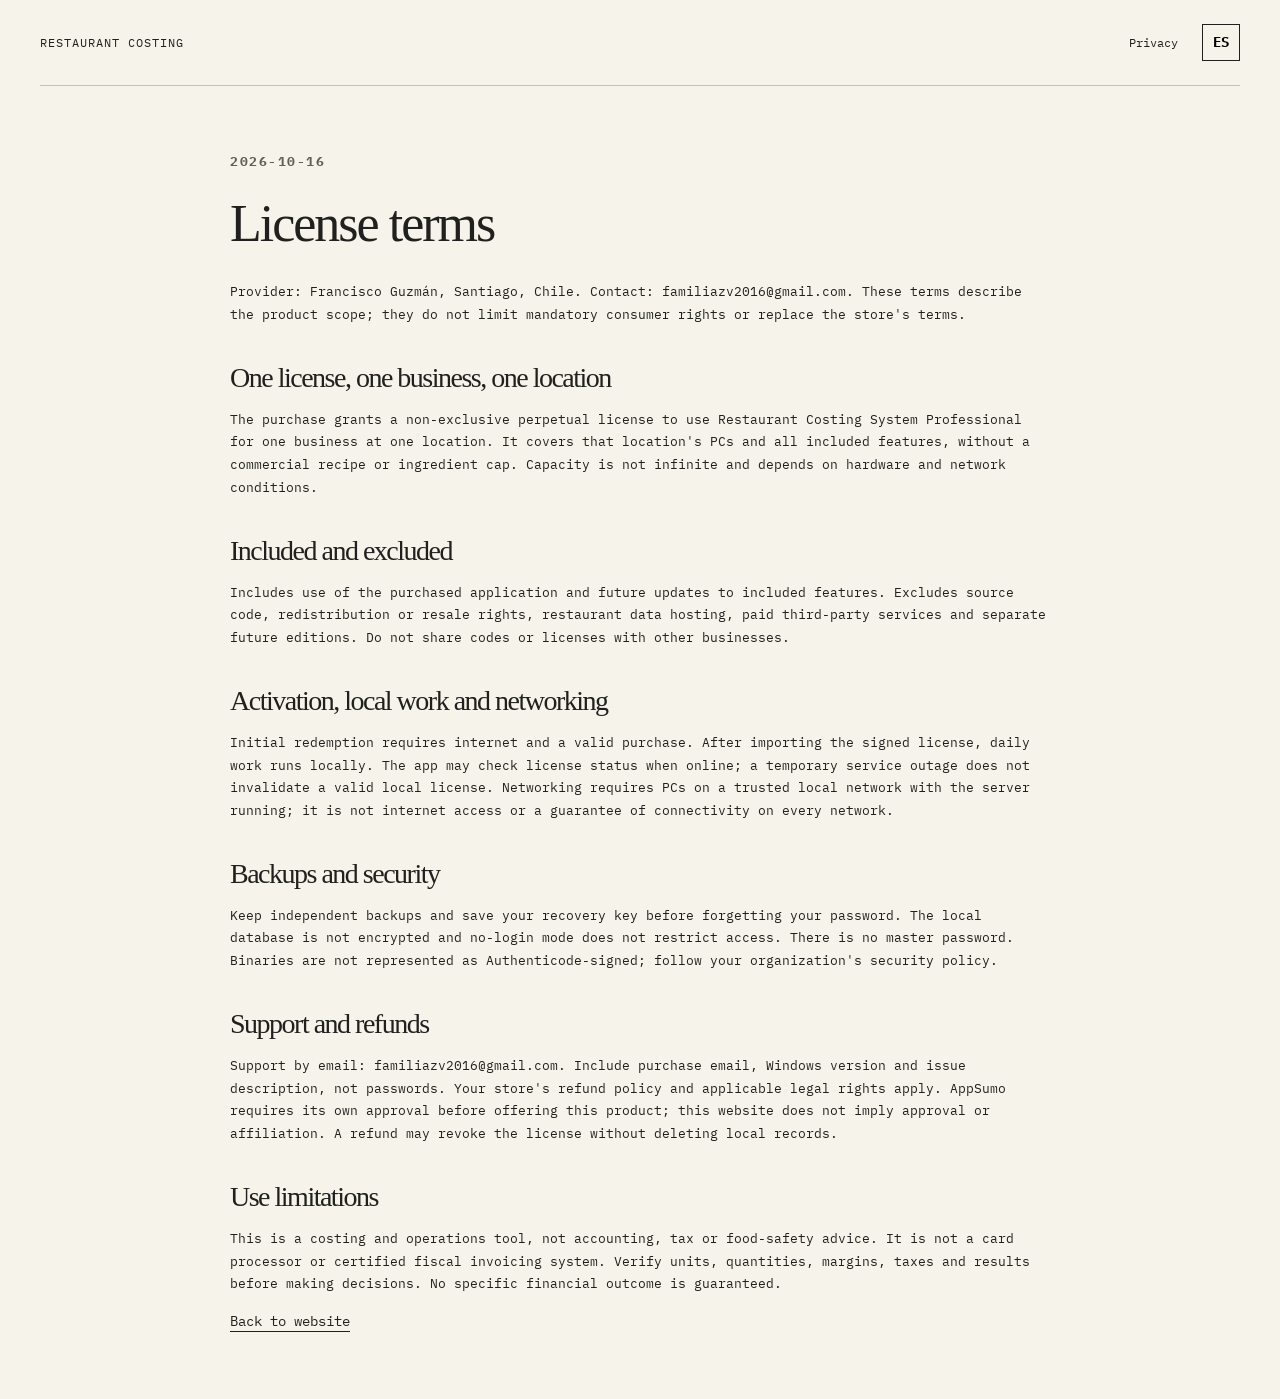
<file: terms/index.html>
<!doctype html><html lang="en"><head><meta charset="utf-8"><meta name="viewport" content="width=device-width,initial-scale=1"><title>License terms | Restaurant Costing</title><link rel="stylesheet" href="../style.css"><script src="../site.js" defer></script></head><body><header class="nav wrap"><a class="brand" href="../">RESTAURANT COSTING</a><nav><a href="../privacy/">Privacy</a><button class="language" type="button" aria-label="Switch language">ES</button></nav></header><main class="document wrap"><p class="eyebrow">2026-10-16</p><h1 data-es="Términos de licencia">License terms</h1><p data-es="Proveedor: Francisco Guzmán, Santiago, Chile. Contacto: familiazv2016@gmail.com. Estos términos describen el alcance del producto; no limitan derechos obligatorios del consumidor ni sustituyen los términos de la tienda.">Provider: Francisco Guzmán, Santiago, Chile. Contact: familiazv2016@gmail.com. These terms describe the product scope; they do not limit mandatory consumer rights or replace the store's terms.</p><h2 data-es="Una licencia, un negocio, una sede">One license, one business, one location</h2><p data-es="La compra concede una licencia no exclusiva de uso perpetuo de Restaurant Costing System Professional para un negocio y una sede. Incluye las PCs de esa sede y todas las funciones incluidas, sin un límite comercial de recetas o ingredientes. No se promete capacidad infinita: depende del equipo y de la red.">The purchase grants a non-exclusive perpetual license to use Restaurant Costing System Professional for one business at one location. It covers that location's PCs and all included features, without a commercial recipe or ingredient cap. Capacity is not infinite and depends on hardware and network conditions.</p><h2 data-es="Incluido y excluido">Included and excluded</h2><p data-es="Incluye uso de la aplicación comprada y futuras actualizaciones de las funciones incluidas. No incluye código fuente, derechos de redistribución o reventa, alojamiento de los datos del restaurante, servicios externos de pago ni otras futuras ediciones independientes. No se permite compartir códigos o licencias con otros negocios.">Includes use of the purchased application and future updates to included features. Excludes source code, redistribution or resale rights, restaurant data hosting, paid third-party services and separate future editions. Do not share codes or licenses with other businesses.</p><h2 data-es="Activación, uso local y red">Activation, local work and networking</h2><p data-es="El canje inicial requiere internet y una compra válida. Después de importar la licencia firmada, el trabajo diario funciona localmente. La app puede consultar el estado de la licencia cuando hay conexión; una caída temporal del servicio no invalida una licencia local válida. El uso en red requiere PCs en una red local de confianza y el servidor encendido; no incluye acceso por internet ni una garantía de conectividad en cualquier red.">Initial redemption requires internet and a valid purchase. After importing the signed license, daily work runs locally. The app may check license status when online; a temporary service outage does not invalidate a valid local license. Networking requires PCs on a trusted local network with the server running; it is not internet access or a guarantee of connectivity on every network.</p><h2 data-es="Respaldo y seguridad">Backups and security</h2><p data-es="Conserva respaldos independientes de tus registros y guarda la clave de recuperación antes de olvidar tu contraseña. La base local no está cifrada y el modo sin login no restringe el acceso. No hay contraseña maestra. Los binarios no se presentan como firmados con Authenticode; respeta la política de seguridad de tu organización.">Keep independent backups and save your recovery key before forgetting your password. The local database is not encrypted and no-login mode does not restrict access. There is no master password. Binaries are not represented as Authenticode-signed; follow your organization's security policy.</p><h2 data-es="Soporte y reembolsos">Support and refunds</h2><p data-es="Soporte por correo: familiazv2016@gmail.com. Incluye correo de compra, versión de Windows y descripción del problema, sin contraseñas. Rigen la política de reembolso de tu tienda y los derechos legales aplicables. AppSumo exige aprobación propia antes de ofrecer este producto; esta web no implica aprobación ni afiliación. Un reembolso puede revocar la licencia sin borrar tus datos locales.">Support by email: familiazv2016@gmail.com. Include purchase email, Windows version and issue description, not passwords. Your store's refund policy and applicable legal rights apply. AppSumo requires its own approval before offering this product; this website does not imply approval or affiliation. A refund may revoke the license without deleting local records.</p><h2 data-es="Límites de uso">Use limitations</h2><p data-es="Es una herramienta de costos y operaciones, no asesoría contable, tributaria o de seguridad alimentaria. No es un procesador de tarjetas ni facturación fiscal certificada. Verifica unidades, cantidades, márgenes, impuestos y resultados antes de tomar decisiones. No se garantiza un resultado económico concreto.">This is a costing and operations tool, not accounting, tax or food-safety advice. It is not a card processor or certified fiscal invoicing system. Verify units, quantities, margins, taxes and results before making decisions. No specific financial outcome is guaranteed.</p><a href="../" data-es="Volver a la web">Back to website</a></main></body></html>
</file>
<file: style.css>
@font-face{font-family:Plex;src:url('assets/fonts/IBMPlexMono-Regular.ttf') format('truetype');font-weight:400;font-display:swap}@font-face{font-family:Plex;src:url('assets/fonts/IBMPlexMono-Bold.ttf') format('truetype');font-weight:700;font-display:swap}
:root{--paper:#f6f3ea;--ink:#20211e;--accent:#d44a35;--muted:#625e55;--line:#c7c2b7;--surface:#ede9de}*{box-sizing:border-box}html{scroll-behavior:smooth;scroll-padding-top:30px}body{margin:0;background:var(--paper);color:var(--ink);font-family:Plex,monospace;font-size:14px;line-height:1.75}a{color:inherit;text-underline-offset:5px}button,input,select{font:inherit}button,a,input,select{touch-action:manipulation}:focus-visible{outline:3px solid var(--accent);outline-offset:5px}img{max-width:100%;display:block}button{cursor:pointer}.wrap{width:min(1264px,calc(100% - 80px));margin-inline:auto}.skip{position:fixed;left:12px;top:-100px;background:var(--ink);color:var(--paper);padding:12px;z-index:10}.skip:focus{top:12px}.nav{display:flex;justify-content:space-between;align-items:center;padding:24px 0;border-bottom:1px solid var(--line);gap:20px}.brand{display:flex;align-items:center;gap:12px;text-decoration:none;font-size:12px;line-height:1.45;letter-spacing:1px}.brand b{font-size:15px;letter-spacing:3px}.nav nav,.footer nav{display:flex;gap:24px;align-items:center}.nav nav a{text-decoration:none;font-size:12px}.language{background:transparent;border:1px solid var(--ink);padding:5px 10px;font-weight:bold}.hero{display:grid;grid-template-columns:1.3fr .85fr;gap:110px;align-items:center;padding:100px 0 110px}.eyebrow,.section-label{font-size:10px;letter-spacing:1.5px;font-weight:bold}.eyebrow{color:var(--muted);margin-bottom:24px}h1,h2,h3,p{margin-top:0}h1{font-family:Georgia,serif;font-weight:400;font-size:clamp(54px,6.5vw,92px);letter-spacing:-4px;line-height:1.04;margin-bottom:30px}h2{font-family:Georgia,serif;font-weight:400;font-size:clamp(32px,4vw,54px);line-height:1.14;letter-spacing:-1.5px}.intro{color:var(--muted);font-size:15px;line-height:1.9;max-width:570px}.actions{display:flex;align-items:center;gap:24px;margin:30px 0 24px;flex-wrap:wrap}.button{display:inline-flex;justify-content:center;align-items:center;min-height:48px;padding:13px 20px;border:1px solid var(--ink);text-decoration:none;font-weight:bold;font-size:12px;transition:background .15s,transform .15s}.button:hover{transform:translateY(-2px)}.primary{background:var(--ink);color:var(--paper)}.primary:hover{background:#42443c}.text-link{font-size:12px}.small,.caption{font-size:11px;color:var(--muted);line-height:1.8}.receipt{position:relative;background:#fffdf6;padding:30px 32px 42px;transform:rotate(3deg);filter:drop-shadow(7px 14px 12px #302a1814);margin-bottom:20px}.receipt:after,.price-ticket:after{content:'';position:absolute;left:0;right:0;bottom:-10px;height:12px;background:linear-gradient(135deg,#fffdf6 25%,transparent 25%) -12px 0,linear-gradient(225deg,#fffdf6 25%,transparent 25%) -12px 0;background-size:24px 24px}.receipt-head{display:flex;justify-content:space-between;align-items:center;margin-bottom:25px}.receipt-number{font-size:10px;letter-spacing:2px}.stamp{border:2px solid var(--accent);color:var(--accent);font-size:14px;line-height:1.1;padding:8px 10px;font-weight:bold;transform:rotate(-10deg)}.receipt h2{font-family:Plex,monospace;font-size:17px;letter-spacing:1px;text-align:center;margin-bottom:8px;font-weight:bold}.receipt-sub{text-align:center;font-size:10px;color:var(--muted)}.rule{border-bottom:1px dashed var(--line);margin:24px 0}.receipt-row{display:flex;gap:10px;align-items:baseline;margin:16px 0;font-size:12px}.receipt-row i{flex:1;border-bottom:1px dotted var(--line)}.receipt-row b{font-weight:400}.receipt-row.total{border-top:2px solid var(--ink);justify-content:space-between;padding-top:20px;margin-top:25px;font-size:19px;font-weight:bold}.receipt-row.total b{font-size:29px;font-weight:bold}.receipt-note{font-size:9px;line-height:1.8;color:var(--muted);margin-top:14px}.barcode{width:160px;height:35px;margin:25px auto 16px;background:repeating-linear-gradient(90deg,var(--ink) 0 2px,transparent 2px 5px,var(--ink) 5px 6px,transparent 6px 11px,var(--ink) 11px 16px,transparent 16px 19px)}.receipt-footer{text-align:center;font-size:10px;margin:0}.section-label{display:flex;justify-content:space-between;gap:20px;border-top:1px dashed var(--line);padding:18px 0}.product-shot img{width:100%;height:auto;aspect-ratio:16/9;object-fit:contain;background:var(--surface);border:1px solid var(--line)}.product-shot{margin-bottom:120px}.caption{padding-top:14px;text-align:center}.features{padding-bottom:30px}.section-heading{max-width:740px;margin-bottom:75px}.feature{display:grid;grid-template-columns:.7fr 1.3fr;gap:75px;align-items:center;margin-bottom:95px}.feature.reverse{grid-template-columns:1.3fr .7fr}.feature.reverse>div{order:2}.feature h3{font-family:Georgia,serif;font-size:30px;font-weight:400;line-height:1.3;margin:18px 0}.feature p{font-size:12px;color:var(--muted);line-height:1.95}.index{font-size:11px;border:1px solid var(--line);padding:6px 10px}.feature img{aspect-ratio:16/9;object-fit:contain;border:1px solid var(--line);background:var(--surface);height:auto;width:100%;box-shadow:0 12px 28px #201d1210}.notes{display:grid;grid-template-columns:repeat(3,1fr);gap:45px;border-block:1px dashed var(--line);padding-block:45px;margin-bottom:100px}.notes h3{font-size:14px}.notes p{font-size:11px;color:var(--muted)}.offer{display:grid;grid-template-columns:1.3fr .8fr;gap:100px;align-items:center;padding:30px 0 100px}.offer>div>p{color:var(--muted)}.price-ticket{position:relative;background:#fffdf6;padding:32px}.price{font-size:68px;font-weight:bold;line-height:1;margin:25px 0}.price span{display:block;font-size:11px;font-weight:400;margin-top:12px}.price-ticket .button{width:100%;margin:10px 0 16px}.faq{max-width:850px;padding:50px 0 100px}.faq h2{margin-bottom:35px}details{border-bottom:1px solid var(--line);padding:20px 0}summary{font-weight:bold;cursor:pointer;font-size:13px;padding-right:20px}details p{font-size:12px;color:var(--muted);margin-top:16px}.closing{text-align:center;border-top:1px dashed var(--line);padding:65px 0 75px}.closing h2{font-size:clamp(45px,6vw,76px);margin-bottom:26px}.footer{display:flex;justify-content:space-between;flex-wrap:wrap;gap:25px;padding:25px 0 35px;border-top:1px solid var(--line);font-size:10px}.footer nav{gap:18px;flex-wrap:wrap}dialog{border:0;padding:45px 16px 16px;background:var(--paper);max-width:96vw;max-height:94vh}dialog::backdrop{background:#161712d9}dialog img{max-height:80vh;width:auto;object-fit:contain}.close-viewer{position:absolute;right:12px;top:6px;border:0;background:transparent;font-size:26px}.document{max-width:820px;padding:65px 0}.document h1{font-size:52px;letter-spacing:-2px}.document h2{font-size:28px;margin:35px 0 15px}.document p,.document li{font-size:13px}.document section{margin-bottom:28px}.document label{display:block;font-size:12px;font-weight:bold;margin:20px 0 6px}.document input:not([type=checkbox]),.document select{display:block;width:100%;min-height:48px;padding:10px;border:1px solid var(--line);background:#fffdf6;color:var(--ink);border-radius:0}.document .consent{display:flex;gap:10px;align-items:flex-start;font-weight:400}.consent input{margin-top:7px}.status{white-space:pre-wrap;font-size:12px;margin-top:20px}.status.error{color:#a82b20}.hidden{display:none}.download-license{margin-top:16px}.warning{border-left:3px solid var(--accent);padding:12px 18px;background:var(--surface)}
@media(max-width:1000px){.hero{gap:55px;padding-block:70px}.feature{gap:35px}.offer{gap:45px}.wrap{width:calc(100% - 48px)}.receipt{padding:24px}.nav nav{gap:16px}.notes{gap:25px}}
@media(max-width:700px){.wrap{width:calc(100% - 36px)}.nav{padding:18px 0;gap:8px}.brand{font-size:9px;gap:8px}.brand b{font-size:12px;letter-spacing:2px}.brand img{width:32px;height:32px}.nav nav{gap:12px}.nav nav a{font-size:10px}.nav nav a:first-child{display:none}.hero{grid-template-columns:1fr;gap:50px;padding:55px 0 65px}h1{font-size:64px;letter-spacing:-3px}.hero-copy{max-width:580px}.receipt{max-width:360px;width:100%;margin-inline:auto;transform:rotate(2deg)}.intro{font-size:13px}.section-label{font-size:8px;letter-spacing:.5px;align-items:flex-start}.section-label span:last-child{text-align:right;max-width:140px}.product-shot{margin-bottom:65px}.section-heading{margin-bottom:40px}.feature,.feature.reverse{grid-template-columns:1fr;gap:20px;margin-bottom:55px}.feature.reverse>div{order:0}.feature h3{font-size:28px;margin-top:15px}.feature p{margin-bottom:0}.notes{grid-template-columns:1fr;gap:18px;padding:28px 0;margin-bottom:55px}.offer{grid-template-columns:1fr;gap:30px;padding-bottom:50px}.price-ticket{max-width:420px;width:100%;margin:auto}.faq{padding-bottom:65px}.faq h2{font-size:34px}.closing{padding-block:45px}.footer{font-size:9px}.document{padding-top:45px}.document h1{font-size:40px}.button{font-size:11px}.small{font-size:10px}}
@media(prefers-reduced-motion:reduce){html{scroll-behavior:auto}*,*:before,*:after{transition:none!important;animation:none!important}}@media(forced-colors:active){.primary,.stamp,.receipt,.price-ticket{border:1px solid CanvasText}.barcode{display:none}}
</file>
